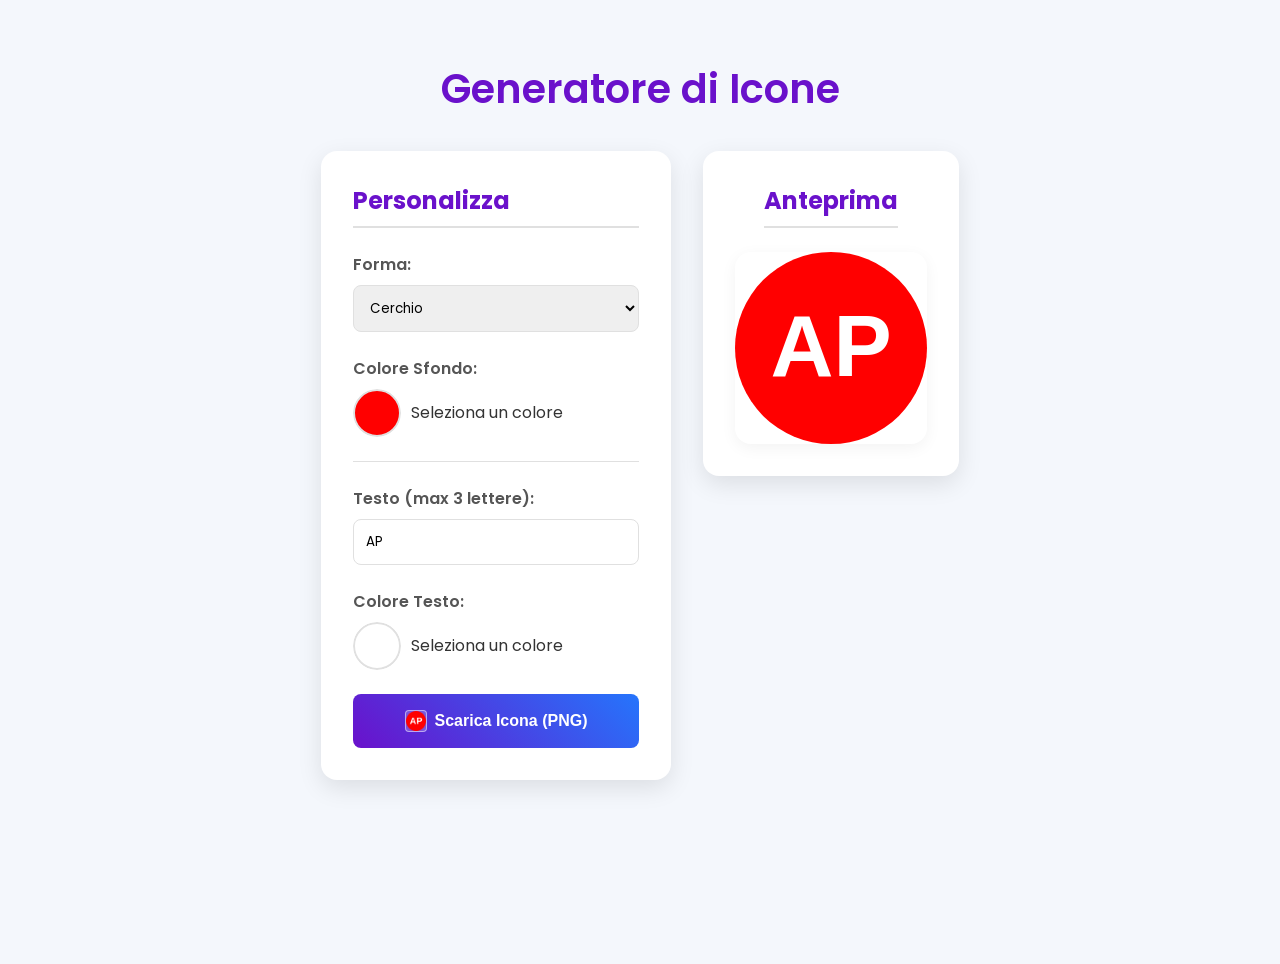
<file: index.html>
<!DOCTYPE html>
<html lang="it">
<head>
    <meta charset="UTF-8">
    <meta name="viewport" content="width=device-width, initial-scale=1.0">
    <title>Generatore di Icone</title>
    <link rel="preconnect" href="https://fonts.googleapis.com">
    <link rel="preconnect" href="https://fonts.gstatic.com" crossorigin>
    <link href="https://fonts.googleapis.com/css2?family=Poppins:wght@400;600&display=swap" rel="stylesheet">
    <link rel="stylesheet" href="style.css">
</head>
<body>
    <main>
        <h1>Generatore di Icone</h1>
        <div class="container">
            <div class="controls card">
                <h2>Personalizza</h2>
                <div class="control-group">
                    <label for="shape">Forma:</label>
                    <select id="shape">
                        <option value="circle">Cerchio</option>
                        <option value="square">Quadrato</option>
                        <option value="squircle">Quadrato Arrotondato</option>
                    </select>
                </div>

                <div class="control-group">
                    <label for="bgColor">Colore Sfondo:</label>
                    <div class="color-input-wrapper">
                        <input type="color" id="bgColor" value="#ff0000">
                        <span>Seleziona un colore</span>
                    </div>
                </div>

                <hr>

                <div class="control-group">
                    <label for="iconText">Testo (max 3 lettere):</label>
                    <input type="text" id="iconText" placeholder="Es. AP" maxlength="3" value="AP">
                </div>

                <div class="control-group">
                    <label for="textColor">Colore Testo:</label>
                     <div class="color-input-wrapper">
                        <input type="color" id="textColor" value="#ffffff">
                        <span>Seleziona un colore</span>
                    </div>
                </div>

                <button id="downloadBtn">
                    <img id="btnPreview" src="" alt="preview" width="20" height="20">
                    Scarica Icona (PNG)
                </button>
            </div>
            <div class="preview card">
                <h2>Anteprima</h2>
                <canvas id="iconCanvas" width="192" height="192"></canvas>
            </div>
        </div>
    </main>
    <script src="script.js"></script>
</body>
</html>
</file>
<file: style.css>
@import url('https://fonts.googleapis.com/css2?family=Poppins:wght@400;600&display=swap');

:root {
    --primary-color: #6a11cb;
    --secondary-color: #2575fc;
    --background-color: #f4f7fc;
    --card-background: #ffffff;
    --text-color: #333;
    --light-gray: #e0e0e0;
    --shadow-color: rgba(0, 0, 0, 0.1);
    --font-family: 'Poppins', sans-serif;
}

body {
    font-family: var(--font-family);
    background-color: var(--background-color);
    color: var(--text-color);
    margin: 0;
    padding: 2rem;
    display: flex;
    justify-content: center;
    align-items: flex-start;
    min-height: 100vh;
}

h1 {
    font-size: 2.5rem;
    font-weight: 600;
    text-align: center;
    color: var(--primary-color);
    margin-bottom: 2rem;
}

.container {
    display: grid;
    grid-template-columns: 350px 1fr;
    gap: 2rem;
    width: 100%;
    max-width: 900px;
    align-items: flex-start;
}

.card {
    background-color: var(--card-background);
    padding: 2rem;
    border-radius: 16px;
    box-shadow: 0 8px 24px var(--shadow-color);
    transition: all 0.3s ease;
}

.card:hover {
    transform: translateY(-5px);
    box-shadow: 0 12px 32px var(--shadow-color);
}

.controls h2, .preview h2 {
    font-size: 1.5rem;
    margin-top: 0;
    margin-bottom: 1.5rem;
    color: var(--primary-color);
    border-bottom: 2px solid var(--light-gray);
    padding-bottom: 0.5rem;
}

.control-group {
    margin-bottom: 1.5rem;
}

.control-group label {
    display: block;
    margin-bottom: 0.5rem;
    font-weight: 600;
    color: #555;
}

.control-group input[type="text"],
.control-group select {
    width: 100%;
    padding: 0.75rem;
    border-radius: 8px;
    border: 1px solid var(--light-gray);
    box-sizing: border-box;
    font-family: var(--font-family);
    transition: all 0.3s ease;
}

.control-group input[type="text"]:focus,
.control-group select:focus {
    outline: none;
    border-color: var(--primary-color);
    box-shadow: 0 0 0 3px rgba(106, 17, 203, 0.2);
}

.color-input-wrapper {
    display: flex;
    align-items: center;
    gap: 10px;
}

input[type="color"] {
    -webkit-appearance: none;
    -moz-appearance: none;
    appearance: none;
    width: 48px;
    height: 48px;
    padding: 0;
    border: none;
    border-radius: 50%;
    cursor: pointer;
    background-color: transparent;
}
input[type="color"]::-webkit-color-swatch-wrapper {
    padding: 0;
    border-radius: 50%;
}
input[type="color"]::-webkit-color-swatch {
    border: 2px solid var(--light-gray);
    border-radius: 50%;
}

.preview {
    display: flex;
    flex-direction: column;
    align-items: center;
    justify-content: center;
}

canvas {
    border: none;
    border-radius: 16px;
    box-shadow: 0 4px 16px rgba(0,0,0,0.05);
}

#downloadBtn {
    width: 100%;
    padding: 1rem;
    margin-top: 1rem;
    border: none;
    border-radius: 8px;
    background-image: linear-gradient(45deg, var(--primary-color), var(--secondary-color));
    color: white;
    font-size: 1rem;
    font-weight: 600;
    cursor: pointer;
    transition: all 0.3s ease;
    display: flex;
    align-items: center;
    justify-content: center;
    gap: 8px;
}

#downloadBtn:hover {
    transform: translateY(-2px);
    box-shadow: 0 6px 20px rgba(106, 17, 203, 0.3);
}

#btnPreview {
    border-radius: 4px;
    background-color: rgba(255,255,255,0.2);
    border: 1px solid rgba(255,255,255,0.5);
}

hr {
    border: none;
    border-top: 1px solid var(--light-gray);
    margin: 1.5rem 0;
}
</file>
